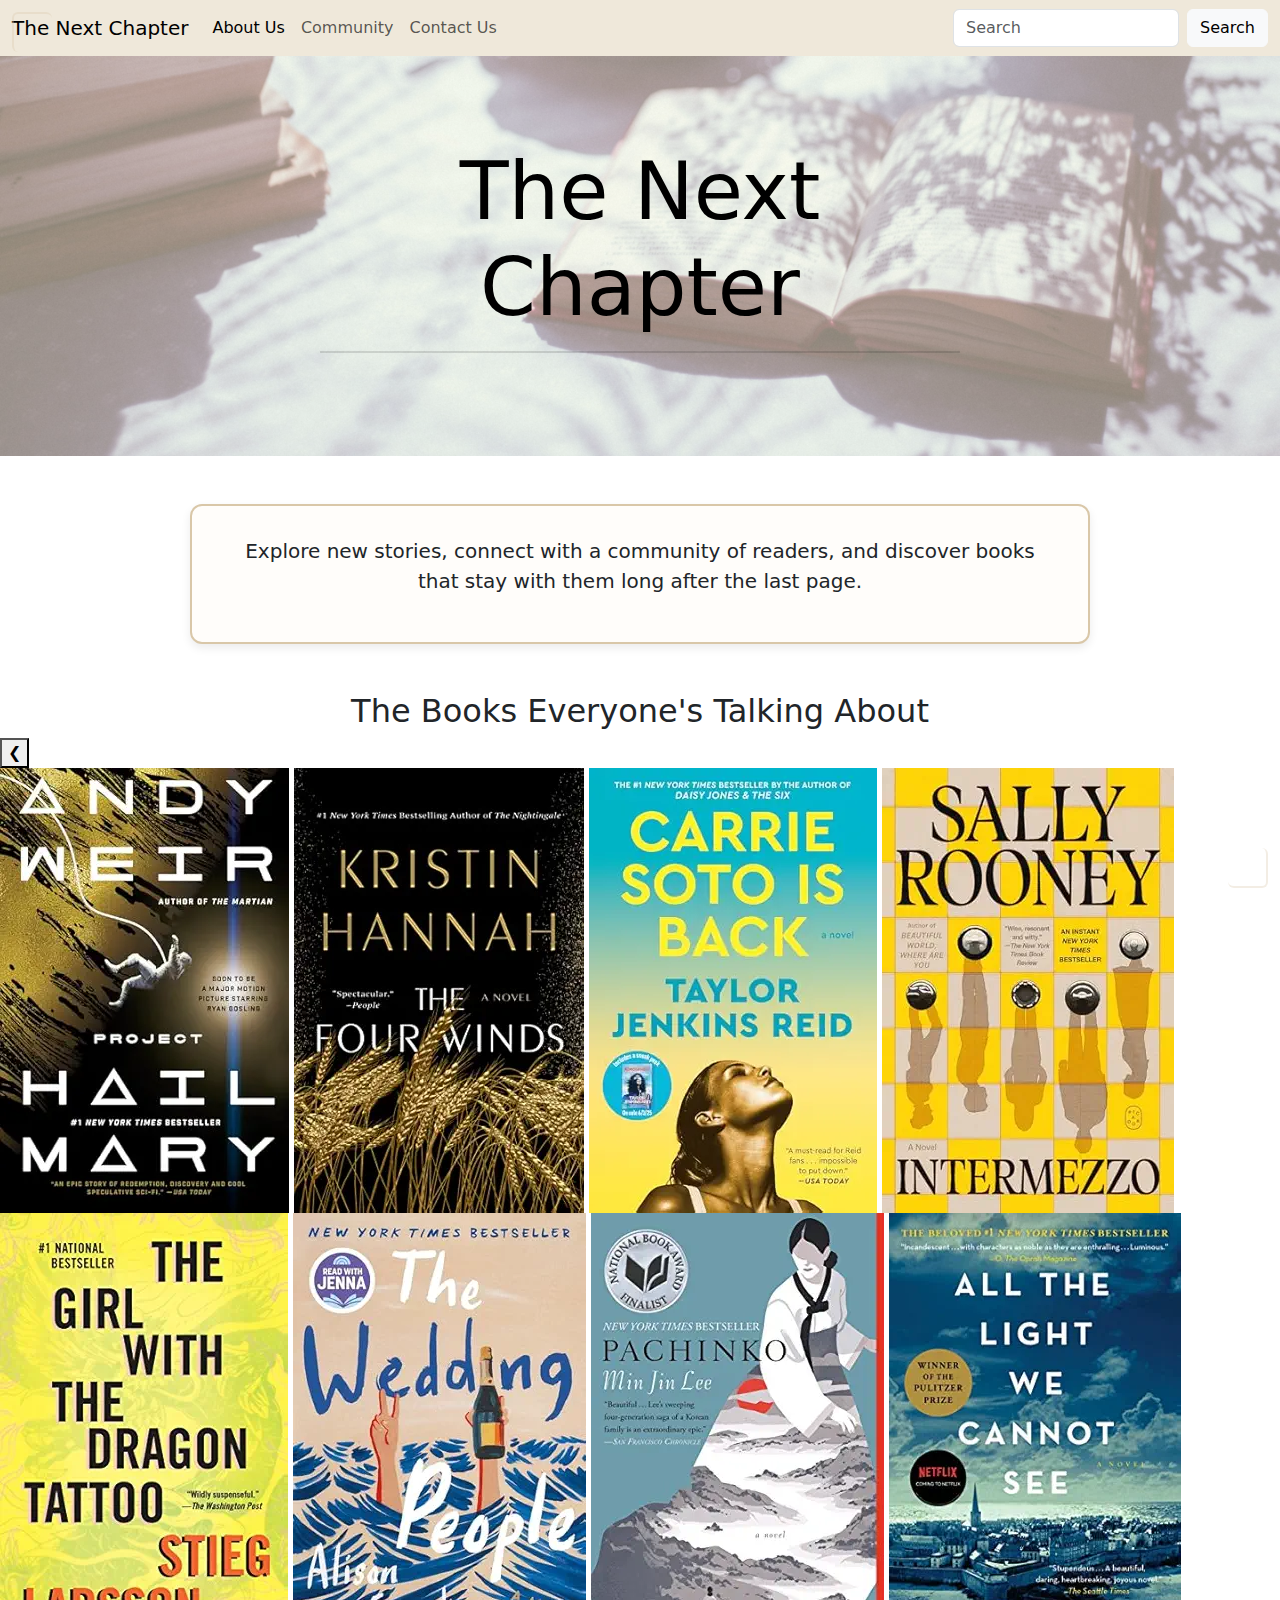
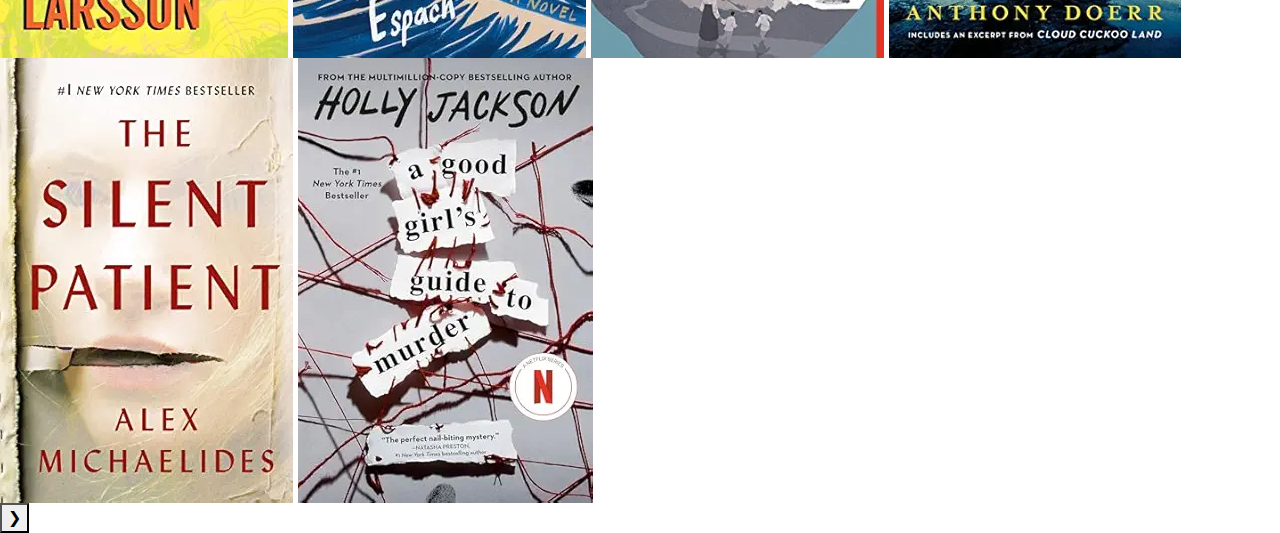
<file: index.html>
<!DOCTYPE html>
<html lang="en-US">
    <head>
        <meta charset="UTF-8"/>
        <link href="styles.css" rel="stylesheet"/>
        <link href="https://cdn.jsdelivr.net/npm/bootstrap@5.3.3/dist/css/bootstrap.min.css" rel="stylesheet" integrity="sha384-QWTKZyjpPEjISv5WaRU9OFeRpok6YctnYmDr5pNlyT2bRjXh0JMhjY6hW+ALEwIH" crossorigin="anonymous">
        <title>The Next Chapter</title>
        <link rel="icon" type="image/png" href="images/favicon.png">
    </head>
    <body>
        <nav class="navbar navbar-expand-lg" style="background-color: #d9c7a86b;" data-bs-theme="light">
            <div class="container-fluid">
                <a class="navbar-brand" href="index.html">The Next Chapter</a>
                <button class="navbar-toggler" type="button" data-bs-toggle="collapse" data-bs-target="#navbarTogglerDemo02" aria-controls="navbarTogglerDemo02" aria-expanded="false" aria-label="Toggle navigation">
                <span class="navbar-toggler-icon"></span>
                </button>
                <div class="collapse navbar-collapse" id="navbarTogglerDemo02">
                    <ul class="navbar-nav me-auto mb-2 mb-lg-0">
                        <li class="nav-item">
                            <a class="nav-link active" aria-current="page" href="about-us.html">About Us</a>
                        </li>
                        <li class="nav-item">
                            <a class="nav-link" href="community.html">Community</a>
                        </li>
                        <li class="nav-item">
                            <a class="nav-link" href="contact-us.html">Contact Us</a>
                        </li>
                    </ul>
                    <form class="d-flex" role="search">
                        <input class="form-control me-2" type="search" placeholder="Search" aria-label="Search"/>
                        <button class="btn btn-light" type="submit">Search</button>
                    </form>
                </div>
            </div>
        </nav>

        <!-- Based on https://www.w3schools.com/howto/howto_css_image_text.asp -->
        <div class="page-banner">
            <img src="images/index-main-background.jpeg" alt="Image of a table with an open book, mug of coffee, and a stack of books in the foreground, and a plant in the background.">
            <h1 class="page-banner-text display-1">The Next Chapter<hr></div>
        </div>

        <section class="aboutus-section container my-5">
            <div class="storybook-box">
                <p class="lead  text-center mb-3">Explore new stories, connect with a community of readers, and discover books that stay with them long after the last page.</p>
            </div>
        </section>
        <script src="https://cdn.jsdelivr.net/npm/bootstrap@5.3.3/dist/js/bootstrap.bundle.min.js" integrity="sha384-YvpcrYf0tY3lHB60NNkmXc5s9fDVZLESaAA55NDzOxhy9GkcIdslK1eN7N6jIeHz" crossorigin="anonymous"></script>
        <script src="app.js"></script>

        <h2 style="text-align: center;">The Books Everyone's Talking About</h2>
        <div class="carousel-container">
            <button class="carousel-btn prev-btn">❮</button>
            <div class="carousel-track">
                <img src="images/projectHailMary.webp" class="slide" alt="Image of the book cover for 'Project Hail Mary' by Andy Weir. Black and gold abstract background with a small astronaut figure floating on a tether. Title is in large, white block letters.">
                <img src="images/theFourWinds.webp" class="slide" alt="Image of the book cover for 'The Four Winds' by Kristin Hannah. Black background with gold sparkles, white title text, and a detailed illustration of golden wheat stalks covering the lower half.">
                <img src="images/carrieSotoIsBack.webp" class="slide" alt="Image of the book cover for 'Carrie Soto Is Back.' Features a bright blue-to-yellow gradient background with the title in bold letters and a woman looking upward at the bottom.">
                <img src="images/intermezzo.webp" class="slide" alt="Image of the book cover for 'Intermezzo' by Sally Rooney. Features a yellow and white checkered background with five silver buttons casting long shadows of human figures, and the title in black and white text.">
                <img src="images/theGirlWithTheDragonTatto.webp" class="slide" alt="Image of the book cover for 'The Girl With The Dragon Tattoo' by Stieg Larsson. Bright yellow background with faint green scribbled lines resembling a dragon. The title is in large, bold black text.">
                <img src="images/theWeddingPeople.webp" class="slide" alt="Image of the book cover for 'The Wedding People' by Alison Espach. Features two hands reaching out of blue ocean waves, one holding a champagne bottle and the other forming a peace sign. The title is in large, flowing blue script.">
                <img src="images/pachinko.webp" class="slide" alt="Image of the book cover for 'Pachinko' by Min Jin Lee. A stylized illustration of a woman in traditional Korean dress, with her skirt flowing into a landscape of blue and grey mountains and a small family at the bottom. A red sun is visible in the background.">
                <img src="images/allTheLightWeCannotSee.webp" class="slide" alt="Image of the book cover for 'All the Light We Cannot See' by Anthony Doerr. The title is in large white letters against a dark blue sky. Below, a moody, detailed illustration of a coastal European city under a dramatic sky. A Pulitzer Prize seal and Netflix logo are prominent.">
                <img src="images/theSilentPatient.webp" class="slide" alt="Image of the book cover for 'The Silent Patient' by Alex Michaelides. A close-up of a woman's face is partially obscured by torn paper that horizontally splits her mouth, giving a disturbing, silent effect. The title is in large, dark red letters over the image.">
                <img src="images/aGoodGirlsGuide.webp" class="slide" alt="Image of the book cover for 'A Good Girl's Guide to Murder' by Holly Jackson. Features torn paper scraps with the title text pinned by red string over a grey, scribbled background. A Netflix logo is in the bottom right.">
                
            </div>
            <button class="carousel-btn next-btn">❯</button>
        </div>
    <script src="carousel.js"></script>      
    </body>
</html>
</file>
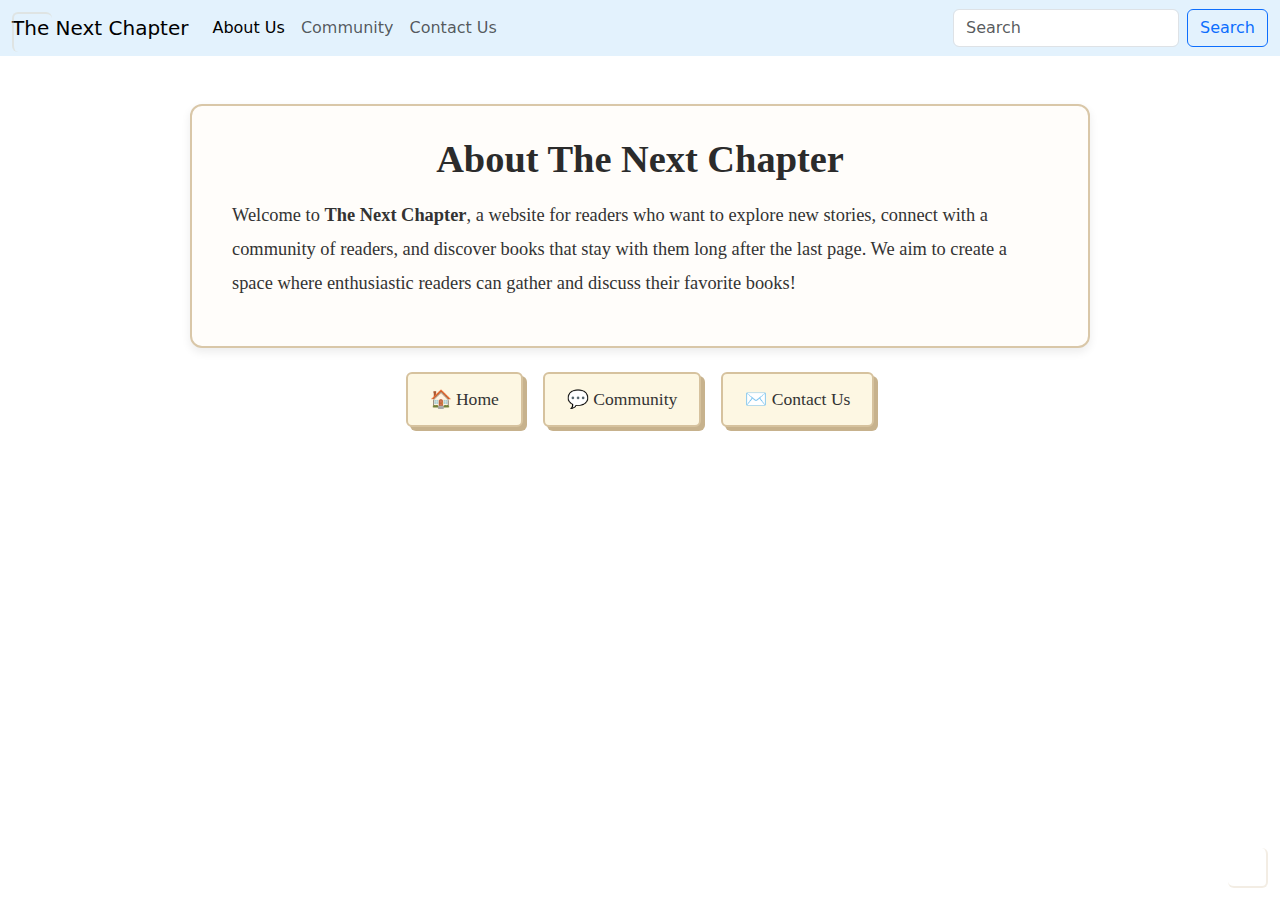
<file: about-us.html>
<!DOCTYPE html>
<html lang="en-US">
    <head>
        <meta charset="UTF-8"/>
        <link href="styles.css" rel="stylesheet"/>
        <link href="https://cdn.jsdelivr.net/npm/bootstrap@5.3.3/dist/css/bootstrap.min.css" rel="stylesheet" integrity="sha384-QWTKZyjpPEjISv5WaRU9OFeRpok6YctnYmDr5pNlyT2bRjXh0JMhjY6hW+ALEwIH" crossorigin="anonymous">
        <title>About Us - The Next Chapter</title>
    </head>
    <body>
        <nav class="navbar navbar-expand-lg" style="background-color: #e3f2fd;" data-bs-theme="light">
            <div class="container-fluid">
              <a class="navbar-brand" href="home.html">The Next Chapter</a>
              <button class="navbar-toggler" type="button" data-bs-toggle="collapse" data-bs-target="#navbarTogglerDemo02" aria-controls="navbarTogglerDemo02" aria-expanded="false" aria-label="Toggle navigation">
                <span class="navbar-toggler-icon"></span>
              </button>
              <div class="collapse navbar-collapse" id="navbarTogglerDemo02">
                <ul class="navbar-nav me-auto mb-2 mb-lg-0">
                  <li class="nav-item">
                    <a class="nav-link active" aria-current="page" href="about-us.html">About Us</a>
                  </li>
                  <li class="nav-item">
                    <a class="nav-link" href="community.html">Community</a>
                  </li>
                  <li class="nav-item">
                    <a class="nav-link" href="contact-us.html">Contact Us</a>
                  </li>
                </ul>
                <form class="d-flex" role="search">
                  <input class="form-control me-2" type="search" placeholder="Search" aria-label="Search"/>
                  <button class="btn btn-outline-primary" type="submit">Search</button>
                </form>
              </div>
            </div>
          </nav>
          <section class="aboutus-section container mt-5">
            <div class="storybook-box">
              <h1 class="aboutus-title text-center mb-3">About The Next Chapter</h1>

              <p class="aboutus-text">
            Welcome to <strong>The Next Chapter</strong>, a website for readers who want to explore new stories,
            connect with a community of readers, and discover books that stay with them long after the last page.
            We aim to create a space where enthusiastic readers can gather and discuss their favorite books!
        </p>
    </div>
    <div class="book-buttons text-center mt-4">
    <a href="home.html" class="book-btn">🏠 Home</a>
    <a href="community.html" class="book-btn">💬 Community</a>
    <a href="contact-us.html" class="book-btn">✉️ Contact Us</a>
</div>

</section>

        <script src="https://cdn.jsdelivr.net/npm/bootstrap@5.3.3/dist/js/bootstrap.bundle.min.js" integrity="sha384-YvpcrYf0tY3lHB60NNkmXc5s9fDVZLESaAA55NDzOxhy9GkcIdslK1eN7N6jIeHz" crossorigin="anonymous"></script>
    </body>
</html>
</file>
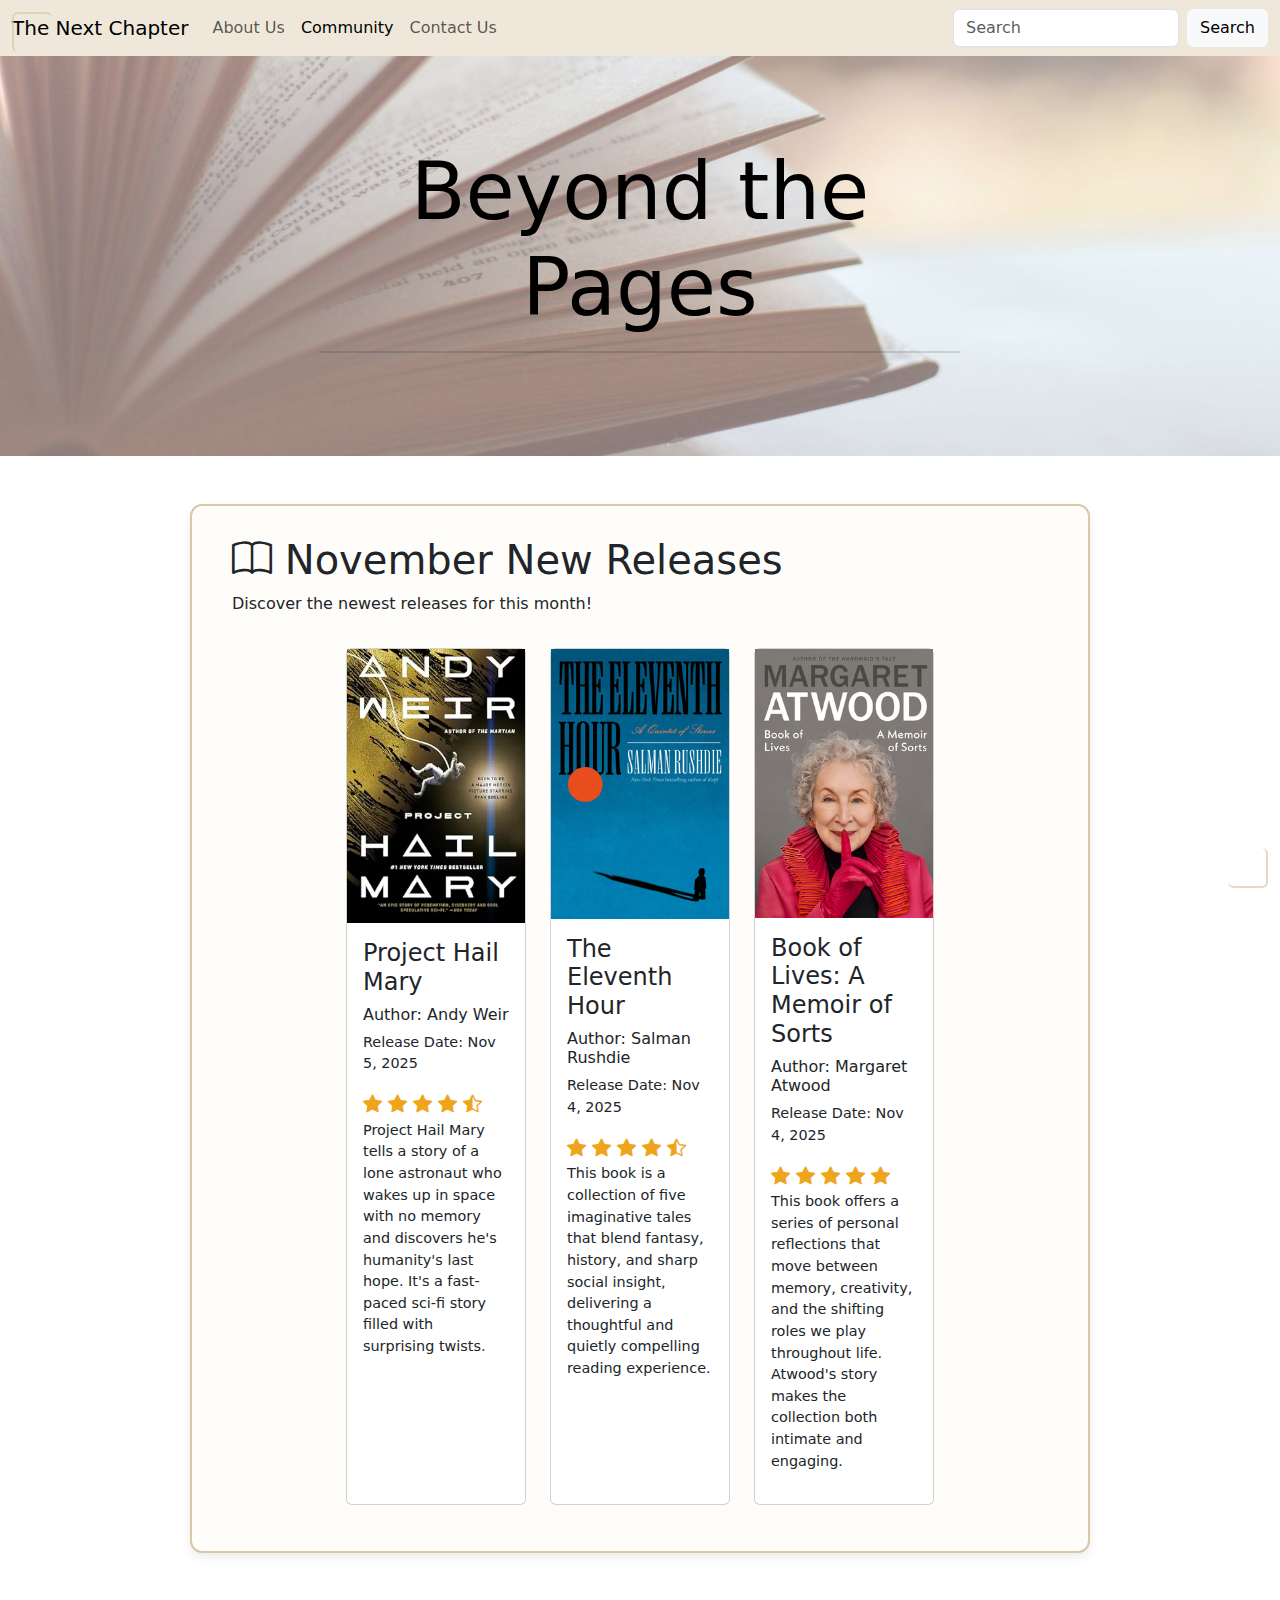
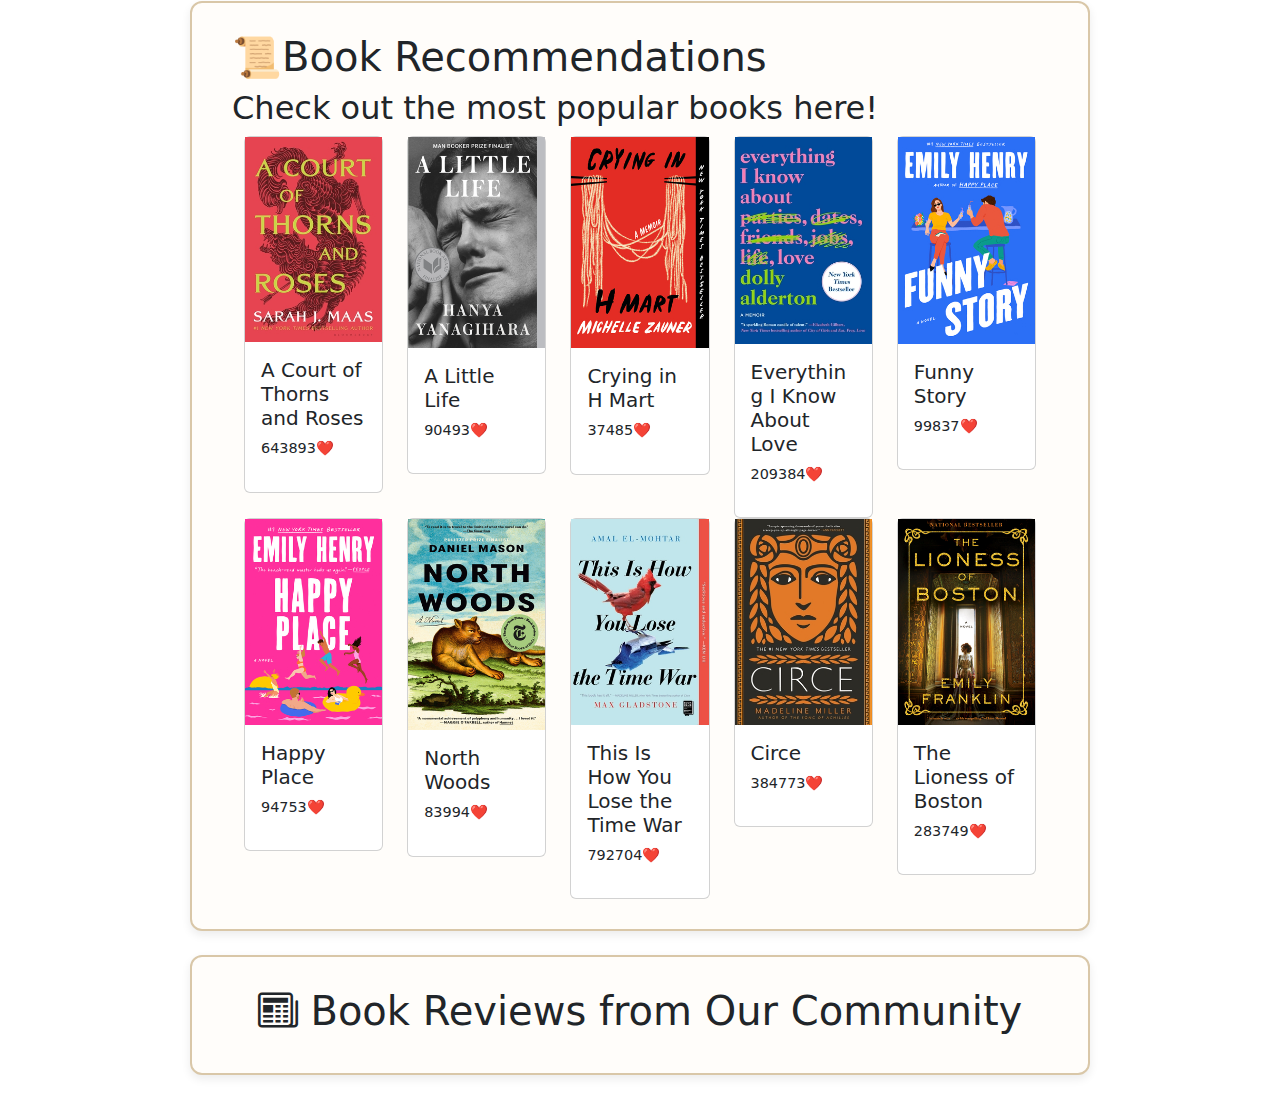
<file: community.html>
<!DOCTYPE html>
<html lang="en-US">
    <head>
        <meta charset="UTF-8"/>
        <link rel="stylesheet" href="https://cdn.jsdelivr.net/npm/bootstrap-icons@1.3.0/font/bootstrap-icons.css">
        <link href="https://cdn.jsdelivr.net/npm/bootstrap@5.3.3/dist/css/bootstrap.min.css" rel="stylesheet" integrity="sha384-QWTKZyjpPEjISv5WaRU9OFeRpok6YctnYmDr5pNlyT2bRjXh0JMhjY6hW+ALEwIH" crossorigin="anonymous">
        <link href="styles.css" rel="stylesheet"/>
        <link href="community.css" rel="stylesheet"/>
        <title>Community - The Next Chapter</title>
        <link rel="icon" type="image/png" href="images/favicon.png">
    </head>
    <body>
        <nav class="navbar navbar-expand-lg" style="background-color: #d9c7a86b;" data-bs-theme="light">
            <div class="container-fluid">
                <a class="navbar-brand" href="index.html">The Next Chapter</a>
                <button class="navbar-toggler" type="button" data-bs-toggle="collapse" data-bs-target="#navbarTogglerDemo02" aria-controls="navbarTogglerDemo02" aria-expanded="false" aria-label="Toggle navigation">
                <span class="navbar-toggler-icon"></span>
                </button>
                <div class="collapse navbar-collapse" id="navbarTogglerDemo02">
                    <ul class="navbar-nav me-auto mb-2 mb-lg-0">
                        <li class="nav-item">
                            <a class="nav-link" href="about-us.html">About Us</a>
                        </li>
                        <li class="nav-item">
                            <a class="nav-link active" aria-current="page" href="community.html">Community</a>
                        </li>
                        <li class="nav-item">
                            <a class="nav-link" href="contact-us.html">Contact Us</a>
                        </li>
                    </ul>
                    <form class="d-flex" role="search">
                        <input class="form-control me-2" type="search" placeholder="Search" aria-label="Search"/>
                        <button class="btn btn-light" type="submit">Search</button>
                    </form>
                </div>
            </div>
        </nav>

        <div class="page-banner">
            <img src="images/community-main-background.jpg" alt="Close-up of an open book with pages fanned out, showing text and page numbers, against a blurred, warm-toned background.">
            <div class="page-banner-text display-1">Beyond the Pages<hr></div>
        </div>

        <script src="https://cdn.jsdelivr.net/npm/bootstrap@5.3.3/dist/js/bootstrap.bundle.min.js" integrity="sha384-YvpcrYf0tY3lHB60NNkmXc5s9fDVZLESaAA55NDzOxhy9GkcIdslK1eN7N6jIeHz" crossorigin="anonymous"></script>
        <script src="app.js"></script>

        <section class="new-releases container mt-5 col-11 col-sm-11 col-md-10 col-lg-9">
            <div class="storybook-box justify-content-center">
                <h1><i class="bi bi-book"> </i>November New Releases</h1>
                <p class="subtitle">Discover the newest releases for this month!</p>
                <div class="container-fluid">
                    <div class="row justify-content-center" id="book-list">
                        <div class="col-10 col-md-6 col-lg-3 my-3">
                            <div class="card h-100">
                                <img src="images/community-images/projectHailMary.webp" alt="Cover of a book called 'Project Hail Mary'.">
                                <div class="card-body">
                                    <h3>Project Hail Mary</h3>
                                    <h4>Author: Andy Weir</h4>
                                    <p>Release Date: Nov 5, 2025</p>
                                    <div class="stars">
                                        <i class="bi-star-fill"></i>
                                        <i class="bi-star-fill"></i>
                                        <i class="bi-star-fill"></i>
                                        <i class="bi-star-fill"></i>
                                        <i class="bi-star-half"></i>
                                    </div>
                                    <p>Project Hail Mary tells a story of a lone astronaut who wakes up in space with no memory and discovers he's humanity's last hope. It's a fast-paced sci-fi story filled with surprising twists.</p>
                                </div>
                            </div>
                        </div>
                        <div class="col-10 col-md-6 col-lg-3 my-3">
                            <div class="card h-100">
                                <img src="images/community-images/The Eleventh Hour-Salman Rushdie.jpg" alt="Cover of a book called 'The Eleventh Hour'.">
                                <div class="card-body">
                                    <h3>The Eleventh Hour</h3>
                                    <h4>Author: Salman Rushdie</h4>
                                    <p>Release Date: Nov 4, 2025</p>
                                    <div class="stars">
                                        <i class="bi-star-fill"></i>
                                        <i class="bi-star-fill"></i>
                                        <i class="bi-star-fill"></i>
                                        <i class="bi-star-fill"></i>
                                        <i class="bi-star-half"></i>
                                    </div>
                                    <p>This book is a collection of five imaginative tales that blend fantasy, history, and sharp social insight, delivering a thoughtful and quietly compelling reading experience.</p>
                                </div>
                            </div>
                        </div>
                        <div class="col-10 col-md-6 col-lg-3 my-3">
                            <div class="card h-100">
                                <img src="images/community-images/Book of Lives-Margaret Atwood.jpg" alt="Cover of a book called 'Book of Lives: A Memoir of Sorts'.">
                                <div class="card-body">
                                    <h3>Book of Lives: A Memoir of Sorts</h3>
                                    <h4>Author: Margaret Atwood</h4>
                                    <p>Release Date: Nov 4, 2025</p>
                                    <div class="stars">
                                        <i class="bi-star-fill"></i>
                                        <i class="bi-star-fill"></i>
                                        <i class="bi-star-fill"></i>
                                        <i class="bi-star-fill"></i>
                                        <i class="bi-star-fill"></i>
                                    </div>
                                    <p>This book offers a series of personal reflections that move between memory, creativity, and the shifting roles we play throughout life. Atwood's story makes the collection both intimate and engaging.</p>
                                </div>
                            </div>
                        </div>
                    </div>
                </div>
            </div>
        </section>
        <section class="book-recommemd container mt-5 col-11 col-sm-11 col-md-10 col-lg-9">
            <div class="storybook-box">
                <h1 class="book-recommemd-title">📜Book Recommendations</h1>
                <h2 class="book-recommemd-subtitle">Check out the most popular books here!</h2>

                <div class="container-fluid">
                    <div class="row row-cols-2 row-cols-sm-3 row-cols-lg-5" id="book-list">
                        <div class="col">
                            <div class="card">
                                <img src="images/community-images/A Court of Thorns and Roses.jpg" alt="Cover of a book called 'A Court of Thorns and Roses'.">
                                <div class="card-body">
                                    <h5>A Court of Thorns and Roses</h5>
                                    <p class="heart-icon">643893❤️</p>
                                </div>
                            </div>
                        </div>
                        <div class="col">
                            <div class="card">
                                <img src="images/community-images/A Little Life.jpg" alt="Cover of a book called 'A Little Life'.">
                                <div class="card-body">
                                    <h5>A Little Life</h5>
                                    <p class="heart-icon">90493❤️</p>
                                </div>
                            </div>
                        </div>
                        <div class="col">
                            <div class="card">
                                <img src="images/community-images/Crying in H Mart A Memoir.jpg" alt="Cover of a book called 'Crying in H Mart'.">
                                <div class="card-body">
                                    <h5>Crying in H Mart</h5>
                                    <p class="heart-icon">37485❤️</p>
                                </div>
                            </div>
                        </div>
                        <div class="col">
                            <div class="card">
                                <img src="images/community-images/Everything I Know About Love A Memoir.jpg" alt="Cover of a book called 'Everything I Know About Love'.">
                                <div class="card-body">
                                    <h5>Everything I Know About Love</h5>
                                    <p class="heart-icon">209384❤️</p>
                                </div>
                            </div>
                        </div>
                        <div class="col">
                            <div class="card">
                                <img src="images/community-images/Funny Story.jpg" alt="Cover of a book called 'Funny Story'.">
                                <div class="card-body">
                                    <h5>Funny Story</h5>
                                    <p class="heart-icon">99837❤️</p>
                                </div>
                            </div>
                        </div>
                        <div class="col">
                            <div class="card">
                                <img src="images/community-images/Happy Place.jpg" alt="Cover of a book called 'Happy Place'.">
                                <div class="card-body">
                                    <h5>Happy Place</h5>
                                    <p class="heart-icon">94753❤️</p>
                                </div>
                            </div>
                        </div>
                        <div class="col">
                            <div class="card">
                                <img src="images/community-images/North Woods.jpg" alt="Cover of a book called 'North Woods'.">
                                <div class="card-body">
                                    <h5>North Woods</h5>
                                    <p class="heart-icon">83994❤️</p>
                                </div>
                            </div>
                        </div>
                        <div class="col">
                            <div class="card">
                                <img src="images/community-images/This Is How You Lose the Time War.jpg" alt="Cover of a book called 'This Is How You Lose the Time War'.">
                                <div class="card-body">
                                    <h5>This Is How You Lose the Time War</h5>
                                    <p class="heart-icon">792704❤️</p>
                                </div>
                            </div>
                        </div>
                        <div class="col">
                            <div class="card">
                                <img src="images/community-images/Circe.jpg" alt="Cover of a book called 'Circe'.">
                                <div class="card-body">
                                    <h5>Circe</h5>
                                    <p class="heart-icon">384773❤️</p>
                                </div>
                            </div>
                        </div>
                        <div class="col">
                            <div class="card">
                                <img src="images/community-images/The Lioness of Boston.jpg" alt="Cover of a book called 'The Lioness of Boston'.">
                                <div class="card-body">
                                    <h5>The Lioness of Boston</h5>
                                    <p class="heart-icon">283749❤️</p>
                                </div>
                            </div>
                        </div>
                    </div>
                </div>
            </div>
        </section>

        <section class="book-review container my-4 col-11 col-sm-11 col-md-10 col-lg-9">
            <div class="storybook-box">
                <h1 class="book-review-title"><i class="bi bi-newspaper"> </i>Book Reviews from Our Community</h1>
            </div>
        </section>

    </body>
</html>
</file>
<file: styles.css>
/* Storybook-style about us box */
.storybook-box {
    background: #fffdfa;                
    border: 2px solid #d9c7a8;           
    border-radius: 12px;                 
    padding: 30px 40px;
    max-width: 900px;
    margin: auto;
    box-shadow: 0 4px 10px rgba(0,0,0,0.08);
}

/* about us text */
.aboutus-title {
    font-family: 'Cormorant Garamond', serif;
    font-size: 2.4rem;
    font-weight: 600;
    color: #2b2b2b;
}

.aboutus-text {
    font-family: 'Lora', serif;
    font-size: 1.15rem;
    line-height: 1.85;
    color: #333;
}

/* corner design */
.storybook-box::before,
.storybook-box::after {
    content: "";
    position: absolute;
    width: 40px;
    height: 40px;
    border: 2px solid #d9c7a8;
    border-radius: 6px;
    opacity: 0.3;    /* keeps it subtle */
}

.storybook-box::before {
    top: 12px;
    left: 12px;
    border-right: none;
    border-bottom: none;
}

.storybook-box::after {
    bottom: 12px;
    right: 12px;
    border-left: none;
    border-top: none;
}

/* about us book buttons container */
.book-buttons {
    display: flex;
    justify-content: center;
    gap: 20px;
    flex-wrap: wrap;
}

/* about us individual book buttons */
.book-btn {
    display: inline-block;
    background: #fdf7e3;                 
    border: 2px solid #d6c29e;           
    padding: 12px 22px;
    border-radius: 6px;
    font-family: 'Lora', serif;
    font-size: 1.1rem;
    color: #333;
    text-decoration: none;
    box-shadow: 4px 4px 0px #c7b28d;     
    transition: all .2s ease;
}

/* Hover style book */
.book-btn:hover,
.book-btn:focus {
    background: #fff9e9;
    box-shadow: 6px 6px 0px #b9a47f;
    transform: translate(-2px, -2px);
    outline: 3px solid #4a90e2;          
}

/* ===================== Start of Page Banners =================== */

/* Based on https://www.w3schools.com/howto/howto_css_image_text.asp */
/* Container holding the banner image and the text */
.page-banner {
    position: relative;
    text-align: center;
    color: white;
}

.page-banner img {
    object-fit: cover;
    overflow: hidden; 
    object-position: bottom;
    width:100%; 
    height: 25rem; 
    opacity: 0.6;
}

/* Centered banner imagetext */
.page-banner-text {
    position: absolute;
    top: 50%;
    left: 50%;
    transform: translate(-50%, -50%);
    color: black;
}

/* ===================== End of Page Banners ===================== */
</file>
<file: community.css>
/* Commmunity page*/
.card-body p {
    font-size: 0.9rem;
}  
.card-body h3 {
    font-size: 1.5rem;
}  
.card-body h4 {
    font-size: 1rem;
}  
.stars {
    color: rgb(239, 165, 27);
    font-size: 1.2rem;
}
.new-release-title {
    text-align: center;
}
.new-release-subtitle {
    font-size: 1.3rem;
    text-align: center;
    color: rgb(73, 37, 3);
}
.book-review-title {
    text-align: center;
}
</file>
